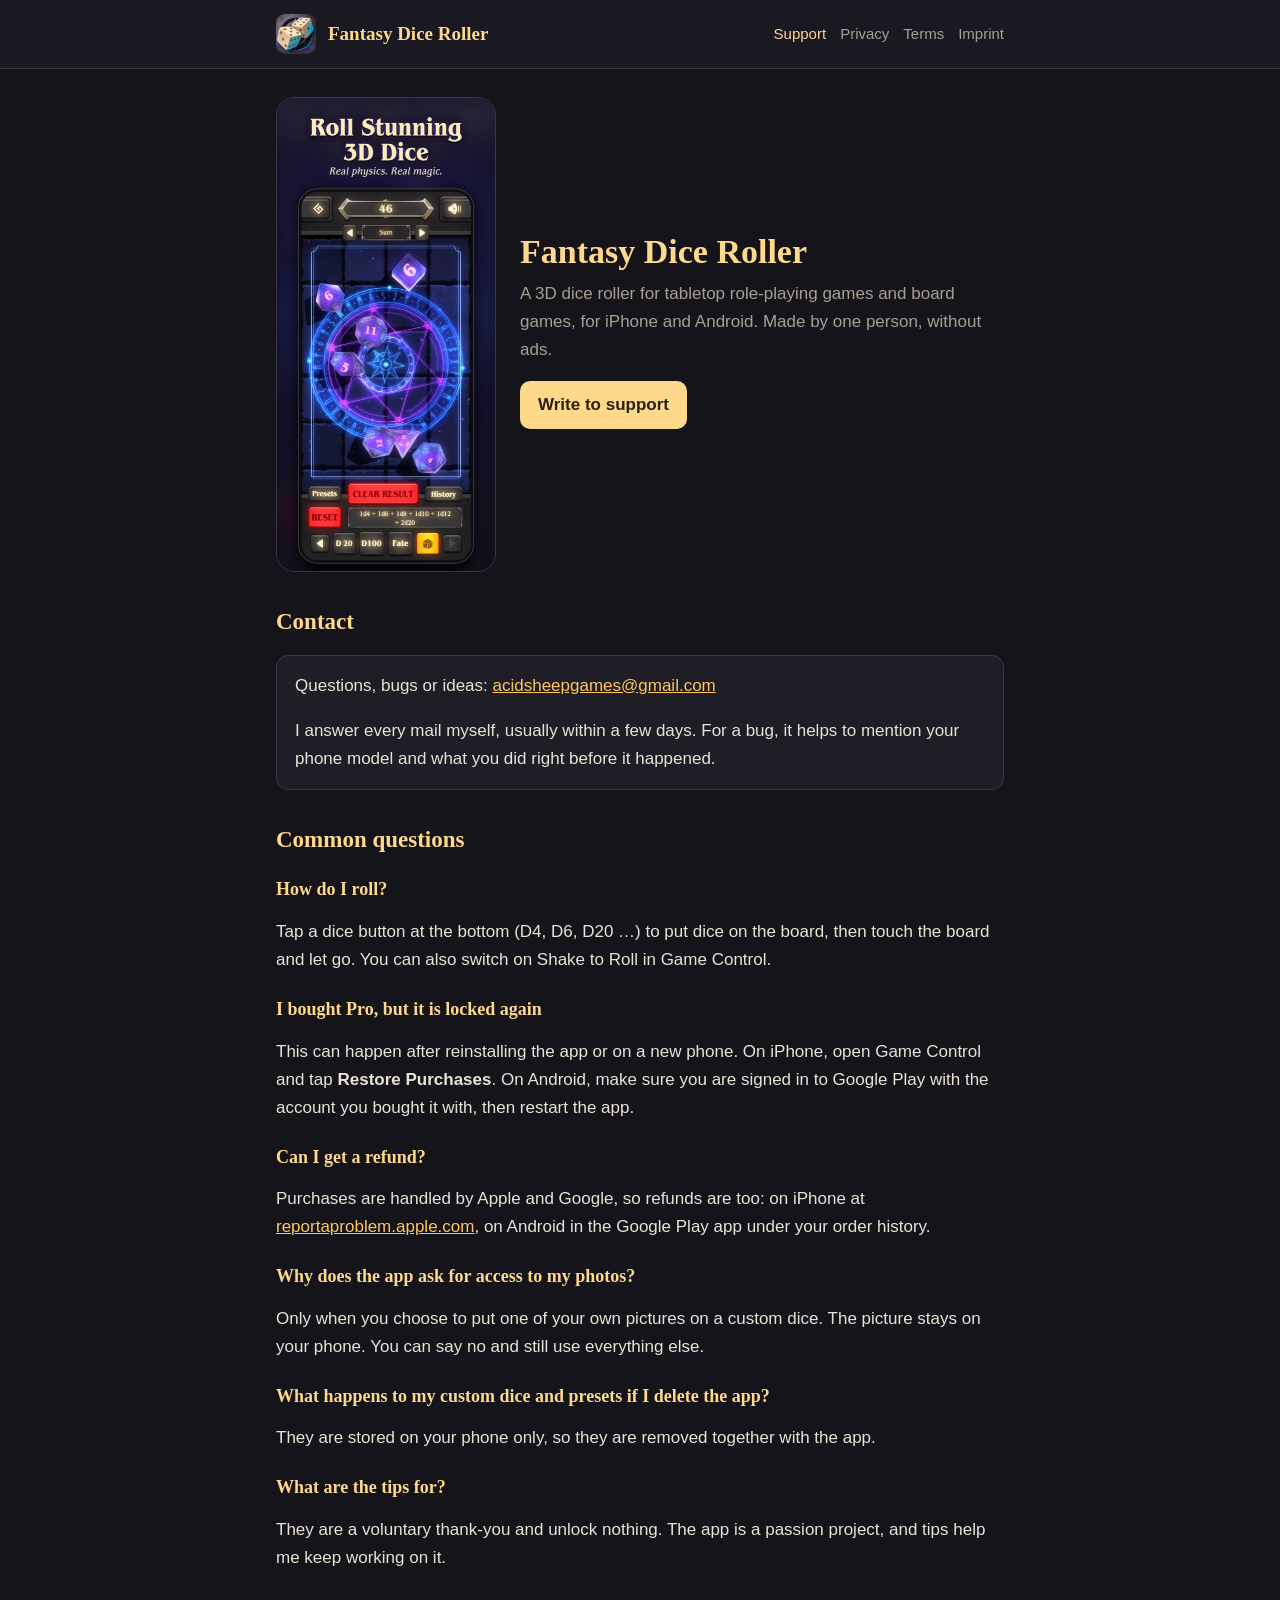
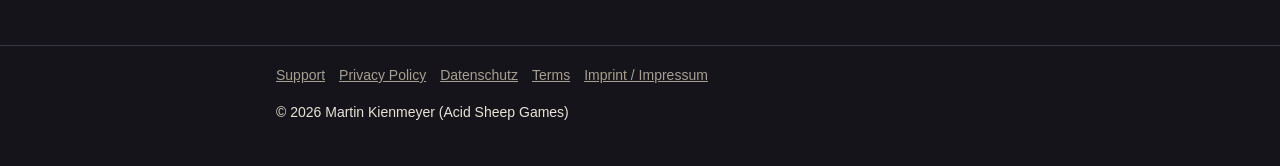
<file: index.html>
<!doctype html>
<html lang="en">
<head>
<meta charset="utf-8">
<meta name="viewport" content="width=device-width, initial-scale=1">
<title>Support – Fantasy Dice Roller</title>
<link rel="icon" href="icon.png">
<link rel="stylesheet" href="style.css">
</head>
<body>
<header class="site"><div class="bar">
<img src="icon.png" alt="">
<a class="name" href="index.html">Fantasy Dice Roller</a>
<nav><a href="index.html" class="here">Support</a><a href="privacy.html">Privacy</a><a href="terms.html">Terms</a><a href="imprint.html">Imprint</a></nav>
</div></header>
<main>
<div class="hero">
<img src="hero.jpg" alt="Fantasy Dice Roller on a phone: purple dice on a glowing arcane circle">
<div>
<h1>Fantasy Dice Roller</h1>
<p class="lead">A 3D dice roller for tabletop role-playing games and board games, for iPhone and Android. Made by one person, without ads.</p>
<p><a class="button" href="mailto:acidsheepgames&#64;gmail.com?subject=Fantasy%20Dice%20Roller">Write to support</a></p>
</div>
</div>

<h2>Contact</h2>
<div class="card">
<p>Questions, bugs or ideas: <a href="mailto:acidsheepgames&#64;gmail.com">acidsheepgames&#64;gmail.com</a></p>
<p>I answer every mail myself, usually within a few days. For a bug, it helps to mention your phone model and what you did right before it happened.</p>
</div>

<h2>Common questions</h2>

<h3>How do I roll?</h3>
<p>Tap a dice button at the bottom (D4, D6, D20 …) to put dice on the board, then touch the board and let go. You can also switch on Shake to Roll in Game Control.</p>

<h3>I bought Pro, but it is locked again</h3>
<p>This can happen after reinstalling the app or on a new phone. On iPhone, open Game Control and tap <b>Restore Purchases</b>. On Android, make sure you are signed in to Google Play with the account you bought it with, then restart the app.</p>

<h3>Can I get a refund?</h3>
<p>Purchases are handled by Apple and Google, so refunds are too: on iPhone at <a href="https://reportaproblem.apple.com">reportaproblem.apple.com</a>, on Android in the Google Play app under your order history.</p>

<h3>Why does the app ask for access to my photos?</h3>
<p>Only when you choose to put one of your own pictures on a custom dice. The picture stays on your phone. You can say no and still use everything else.</p>

<h3>What happens to my custom dice and presets if I delete the app?</h3>
<p>They are stored on your phone only, so they are removed together with the app.</p>

<h3>What are the tips for?</h3>
<p>They are a voluntary thank-you and unlock nothing. The app is a passion project, and tips help me keep working on it.</p>
</main>
<footer><div class="bar">
<a href="index.html">Support</a><a href="privacy.html">Privacy Policy</a><a href="datenschutz.html">Datenschutz</a><a href="terms.html">Terms</a><a href="imprint.html">Imprint / Impressum</a>
<p>© 2026 Martin Kienmeyer (Acid Sheep Games)</p>
</div></footer>
</body>
</html>
</file>
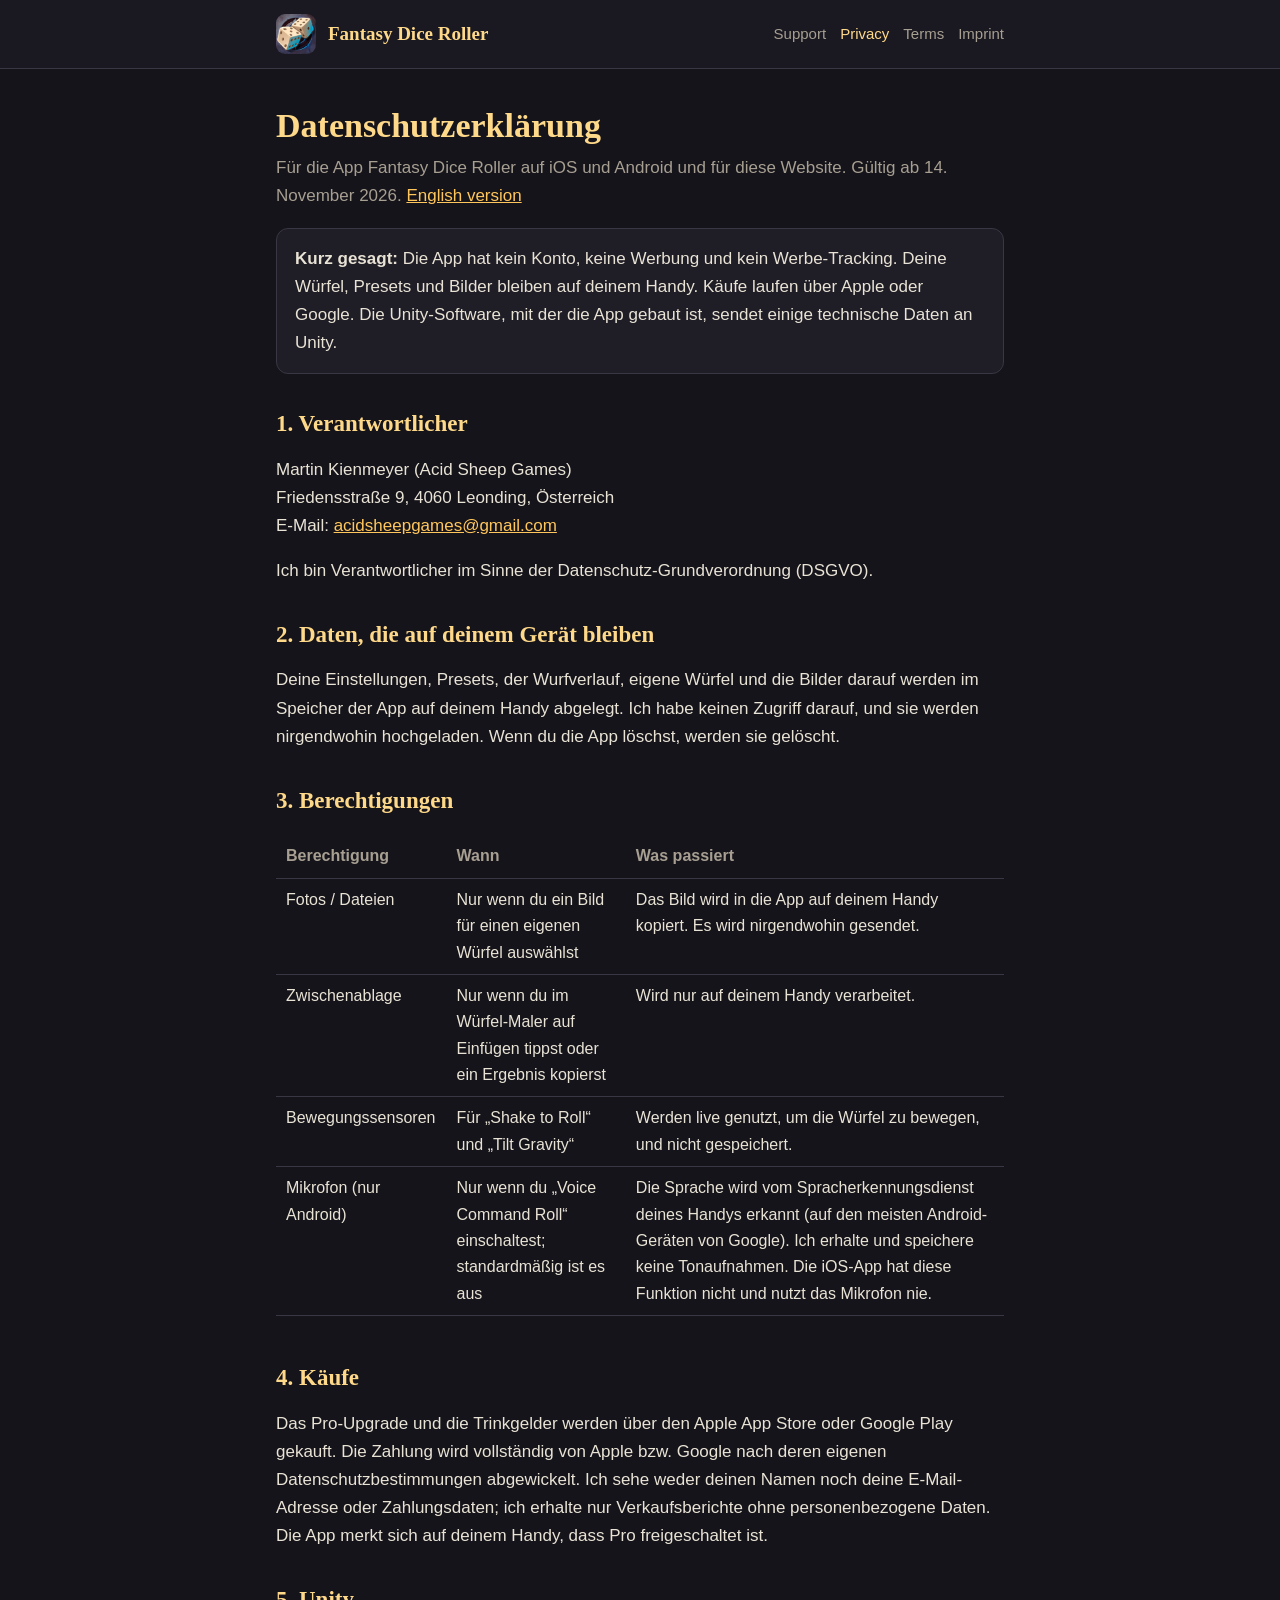
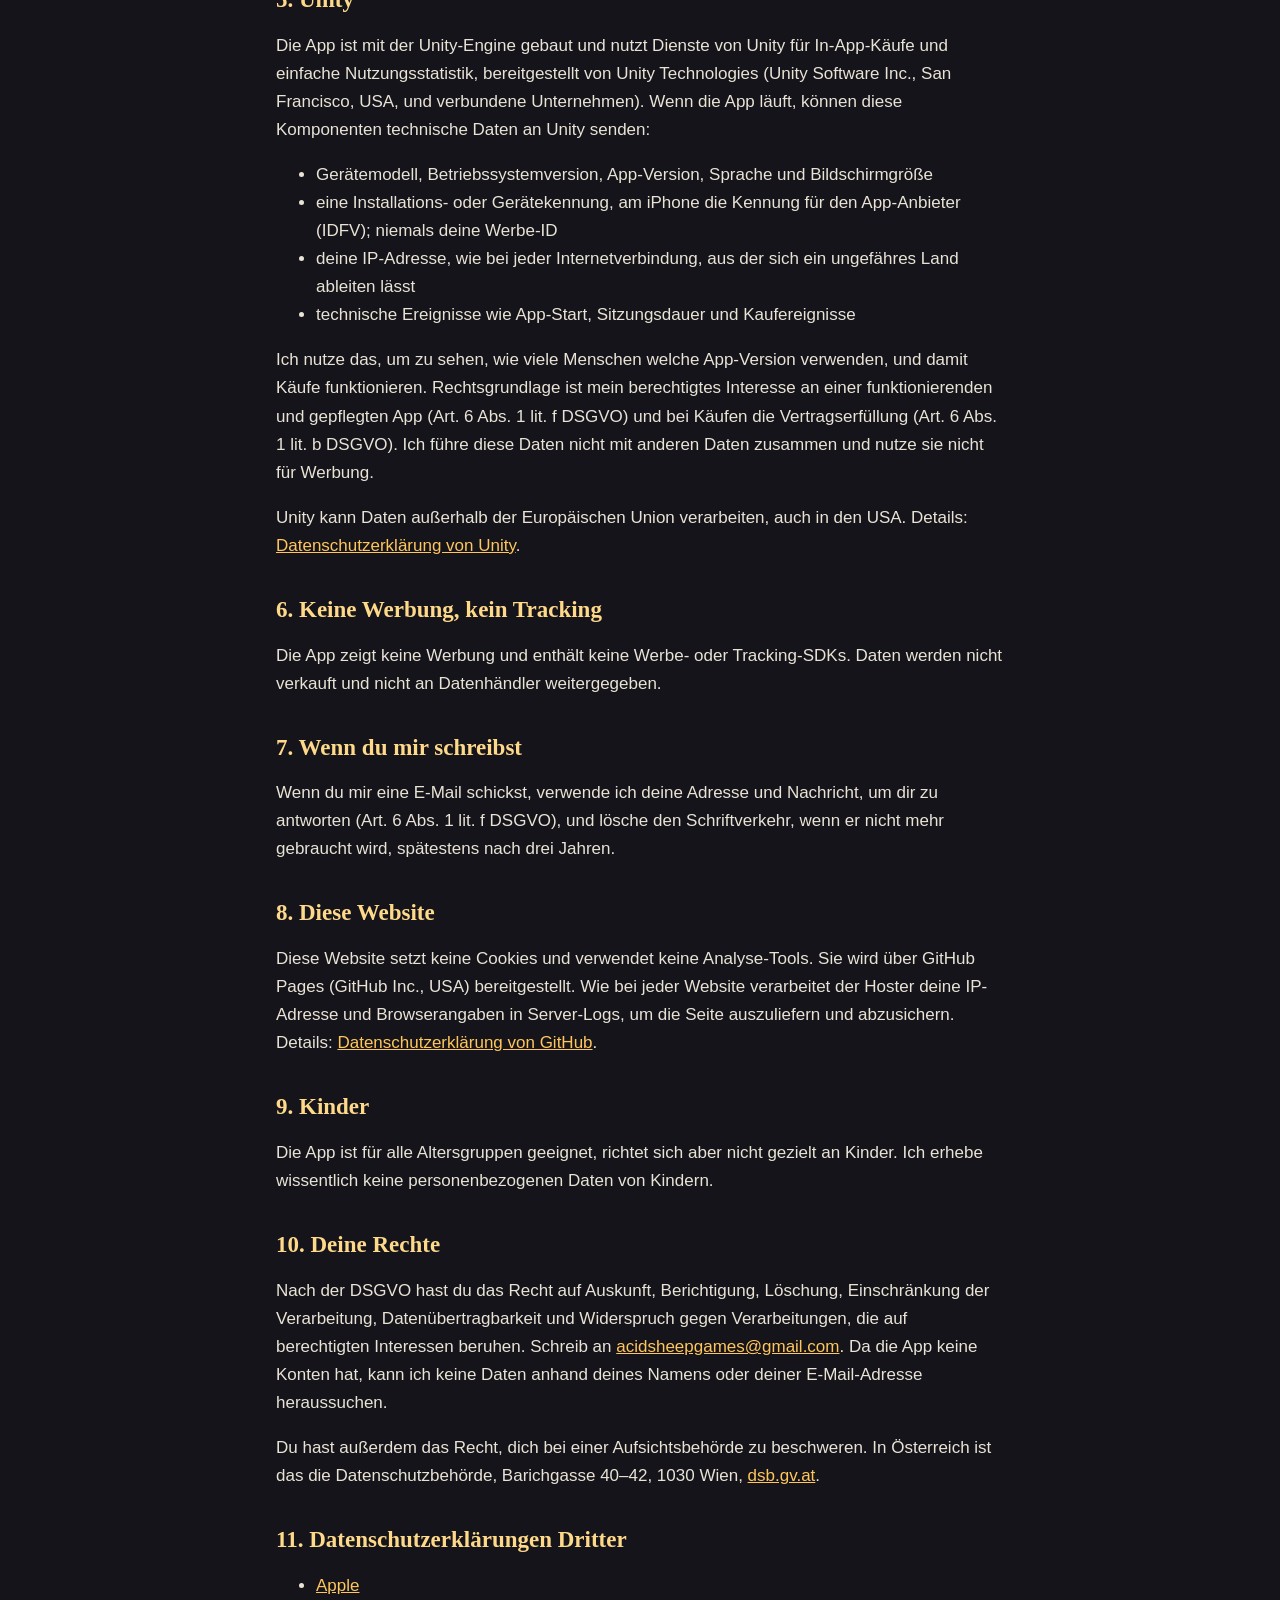
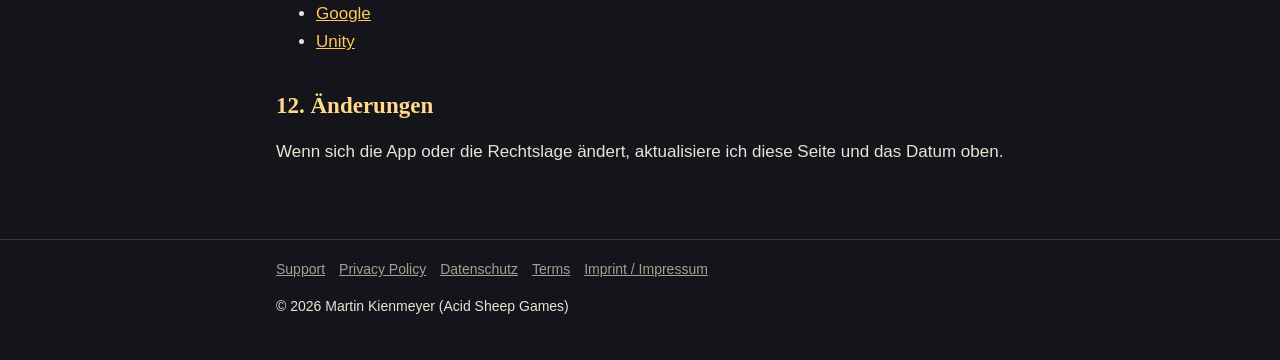
<file: datenschutz.html>
<!doctype html>
<html lang="de">
<head>
<meta charset="utf-8">
<meta name="viewport" content="width=device-width, initial-scale=1">
<title>Datenschutzerklärung – Fantasy Dice Roller</title>
<link rel="icon" href="icon.png">
<link rel="stylesheet" href="style.css">
</head>
<body>
<header class="site"><div class="bar">
<img src="icon.png" alt="">
<a class="name" href="index.html">Fantasy Dice Roller</a>
<nav><a href="index.html">Support</a><a href="privacy.html" class="here">Privacy</a><a href="terms.html">Terms</a><a href="imprint.html">Imprint</a></nav>
</div></header>
<main>
<h1>Datenschutzerklärung</h1>
<p class="lead">Für die App Fantasy Dice Roller auf iOS und Android und für diese Website. Gültig ab 14. November 2026. <a href="privacy.html">English version</a></p>

<div class="card">
<p><b>Kurz gesagt:</b> Die App hat kein Konto, keine Werbung und kein Werbe-Tracking. Deine Würfel, Presets und Bilder bleiben auf deinem Handy. Käufe laufen über Apple oder Google. Die Unity-Software, mit der die App gebaut ist, sendet einige technische Daten an Unity.</p>
</div>

<h2>1. Verantwortlicher</h2>
<p>Martin Kienmeyer (Acid Sheep Games)<br>Friedensstraße 9, 4060 Leonding, Österreich<br>E-Mail: <a href="mailto:acidsheepgames&#64;gmail.com">acidsheepgames&#64;gmail.com</a></p>
<p>Ich bin Verantwortlicher im Sinne der Datenschutz-Grundverordnung (DSGVO).</p>

<h2>2. Daten, die auf deinem Gerät bleiben</h2>
<p>Deine Einstellungen, Presets, der Wurfverlauf, eigene Würfel und die Bilder darauf werden im Speicher der App auf deinem Handy abgelegt. Ich habe keinen Zugriff darauf, und sie werden nirgendwohin hochgeladen. Wenn du die App löschst, werden sie gelöscht.</p>

<h2>3. Berechtigungen</h2>
<div class="scroll"><table>
<tr><th>Berechtigung</th><th>Wann</th><th>Was passiert</th></tr>
<tr><td>Fotos / Dateien</td><td>Nur wenn du ein Bild für einen eigenen Würfel auswählst</td><td>Das Bild wird in die App auf deinem Handy kopiert. Es wird nirgendwohin gesendet.</td></tr>
<tr><td>Zwischenablage</td><td>Nur wenn du im Würfel-Maler auf Einfügen tippst oder ein Ergebnis kopierst</td><td>Wird nur auf deinem Handy verarbeitet.</td></tr>
<tr><td>Bewegungssensoren</td><td>Für „Shake to Roll“ und „Tilt Gravity“</td><td>Werden live genutzt, um die Würfel zu bewegen, und nicht gespeichert.</td></tr>
<tr><td>Mikrofon (nur Android)</td><td>Nur wenn du „Voice Command Roll“ einschaltest; standardmäßig ist es aus</td><td>Die Sprache wird vom Spracherkennungsdienst deines Handys erkannt (auf den meisten Android-Geräten von Google). Ich erhalte und speichere keine Tonaufnahmen. Die iOS-App hat diese Funktion nicht und nutzt das Mikrofon nie.</td></tr>
</table></div>

<h2>4. Käufe</h2>
<p>Das Pro-Upgrade und die Trinkgelder werden über den Apple App Store oder Google Play gekauft. Die Zahlung wird vollständig von Apple bzw. Google nach deren eigenen Datenschutzbestimmungen abgewickelt. Ich sehe weder deinen Namen noch deine E-Mail-Adresse oder Zahlungsdaten; ich erhalte nur Verkaufsberichte ohne personenbezogene Daten. Die App merkt sich auf deinem Handy, dass Pro freigeschaltet ist.</p>

<h2>5. Unity</h2>
<p>Die App ist mit der Unity-Engine gebaut und nutzt Dienste von Unity für In-App-Käufe und einfache Nutzungsstatistik, bereitgestellt von Unity Technologies (Unity Software Inc., San Francisco, USA, und verbundene Unternehmen). Wenn die App läuft, können diese Komponenten technische Daten an Unity senden:</p>
<ul>
<li>Gerätemodell, Betriebssystemversion, App-Version, Sprache und Bildschirmgröße</li>
<li>eine Installations- oder Gerätekennung, am iPhone die Kennung für den App-Anbieter (IDFV); niemals deine Werbe-ID</li>
<li>deine IP-Adresse, wie bei jeder Internetverbindung, aus der sich ein ungefähres Land ableiten lässt</li>
<li>technische Ereignisse wie App-Start, Sitzungsdauer und Kaufereignisse</li>
</ul>
<p>Ich nutze das, um zu sehen, wie viele Menschen welche App-Version verwenden, und damit Käufe funktionieren. Rechtsgrundlage ist mein berechtigtes Interesse an einer funktionierenden und gepflegten App (Art. 6 Abs. 1 lit. f DSGVO) und bei Käufen die Vertragserfüllung (Art. 6 Abs. 1 lit. b DSGVO). Ich führe diese Daten nicht mit anderen Daten zusammen und nutze sie nicht für Werbung.</p>
<p>Unity kann Daten außerhalb der Europäischen Union verarbeiten, auch in den USA. Details: <a href="https://unity.com/legal/privacy-policy">Datenschutzerklärung von Unity</a>.</p>

<h2>6. Keine Werbung, kein Tracking</h2>
<p>Die App zeigt keine Werbung und enthält keine Werbe- oder Tracking-SDKs. Daten werden nicht verkauft und nicht an Datenhändler weitergegeben.</p>

<h2>7. Wenn du mir schreibst</h2>
<p>Wenn du mir eine E-Mail schickst, verwende ich deine Adresse und Nachricht, um dir zu antworten (Art. 6 Abs. 1 lit. f DSGVO), und lösche den Schriftverkehr, wenn er nicht mehr gebraucht wird, spätestens nach drei Jahren.</p>

<h2>8. Diese Website</h2>
<p>Diese Website setzt keine Cookies und verwendet keine Analyse-Tools. Sie wird über GitHub Pages (GitHub Inc., USA) bereitgestellt. Wie bei jeder Website verarbeitet der Hoster deine IP-Adresse und Browserangaben in Server-Logs, um die Seite auszuliefern und abzusichern. Details: <a href="https://docs.github.com/en/site-policy/privacy-policies/github-general-privacy-statement">Datenschutzerklärung von GitHub</a>.</p>

<h2>9. Kinder</h2>
<p>Die App ist für alle Altersgruppen geeignet, richtet sich aber nicht gezielt an Kinder. Ich erhebe wissentlich keine personenbezogenen Daten von Kindern.</p>

<h2>10. Deine Rechte</h2>
<p>Nach der DSGVO hast du das Recht auf Auskunft, Berichtigung, Löschung, Einschränkung der Verarbeitung, Datenübertragbarkeit und Widerspruch gegen Verarbeitungen, die auf berechtigten Interessen beruhen. Schreib an <a href="mailto:acidsheepgames&#64;gmail.com">acidsheepgames&#64;gmail.com</a>. Da die App keine Konten hat, kann ich keine Daten anhand deines Namens oder deiner E-Mail-Adresse heraussuchen.</p>
<p>Du hast außerdem das Recht, dich bei einer Aufsichtsbehörde zu beschweren. In Österreich ist das die Datenschutzbehörde, Barichgasse 40–42, 1030 Wien, <a href="https://www.dsb.gv.at">dsb.gv.at</a>.</p>

<h2>11. Datenschutzerklärungen Dritter</h2>
<ul>
<li><a href="https://www.apple.com/legal/privacy/">Apple</a></li>
<li><a href="https://policies.google.com/privacy">Google</a></li>
<li><a href="https://unity.com/legal/privacy-policy">Unity</a></li>
</ul>

<h2>12. Änderungen</h2>
<p>Wenn sich die App oder die Rechtslage ändert, aktualisiere ich diese Seite und das Datum oben.</p>
</main>
<footer><div class="bar">
<a href="index.html">Support</a><a href="privacy.html">Privacy Policy</a><a href="datenschutz.html">Datenschutz</a><a href="terms.html">Terms</a><a href="imprint.html">Imprint / Impressum</a>
<p>© 2026 Martin Kienmeyer (Acid Sheep Games)</p>
</div></footer>
</body>
</html>
</file>
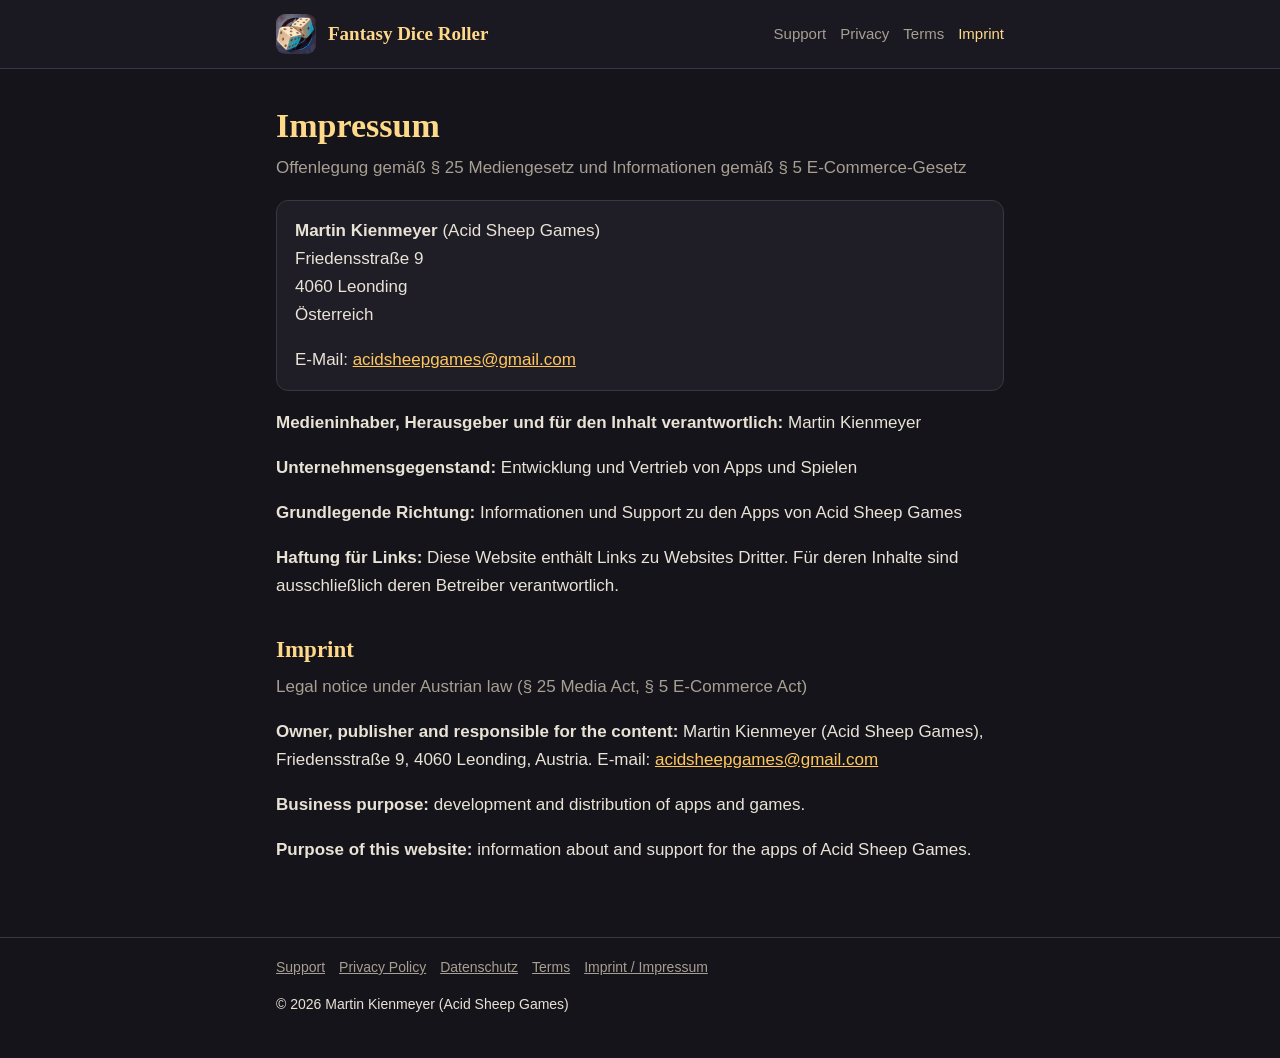
<file: imprint.html>
<!doctype html>
<html lang="de">
<head>
<meta charset="utf-8">
<meta name="viewport" content="width=device-width, initial-scale=1">
<title>Imprint / Impressum – Fantasy Dice Roller</title>
<link rel="icon" href="icon.png">
<link rel="stylesheet" href="style.css">
</head>
<body>
<header class="site"><div class="bar">
<img src="icon.png" alt="">
<a class="name" href="index.html">Fantasy Dice Roller</a>
<nav><a href="index.html">Support</a><a href="privacy.html">Privacy</a><a href="terms.html">Terms</a><a href="imprint.html" class="here">Imprint</a></nav>
</div></header>
<main>
<h1>Impressum</h1>
<p class="lead">Offenlegung gemäß § 25 Mediengesetz und Informationen gemäß § 5 E-Commerce-Gesetz</p>
<div class="card">
<p><b>Martin Kienmeyer</b> (Acid Sheep Games)<br>Friedensstraße 9<br>4060 Leonding<br>Österreich</p>
<p>E-Mail: <a href="mailto:acidsheepgames&#64;gmail.com">acidsheepgames&#64;gmail.com</a></p>
</div>
<p><b>Medieninhaber, Herausgeber und für den Inhalt verantwortlich:</b> Martin Kienmeyer</p>
<p><b>Unternehmensgegenstand:</b> Entwicklung und Vertrieb von Apps und Spielen</p>
<p><b>Grundlegende Richtung:</b> Informationen und Support zu den Apps von Acid Sheep Games</p>
<p><b>Haftung für Links:</b> Diese Website enthält Links zu Websites Dritter. Für deren Inhalte sind ausschließlich deren Betreiber verantwortlich.</p>

<h2>Imprint</h2>
<p class="lead">Legal notice under Austrian law (§ 25 Media Act, § 5 E-Commerce Act)</p>
<p><b>Owner, publisher and responsible for the content:</b> Martin Kienmeyer (Acid Sheep Games), Friedensstraße 9, 4060 Leonding, Austria. E-mail: <a href="mailto:acidsheepgames&#64;gmail.com">acidsheepgames&#64;gmail.com</a></p>
<p><b>Business purpose:</b> development and distribution of apps and games.</p>
<p><b>Purpose of this website:</b> information about and support for the apps of Acid Sheep Games.</p>
</main>
<footer><div class="bar">
<a href="index.html">Support</a><a href="privacy.html">Privacy Policy</a><a href="datenschutz.html">Datenschutz</a><a href="terms.html">Terms</a><a href="imprint.html">Imprint / Impressum</a>
<p>© 2026 Martin Kienmeyer (Acid Sheep Games)</p>
</div></footer>
</body>
</html>
</file>
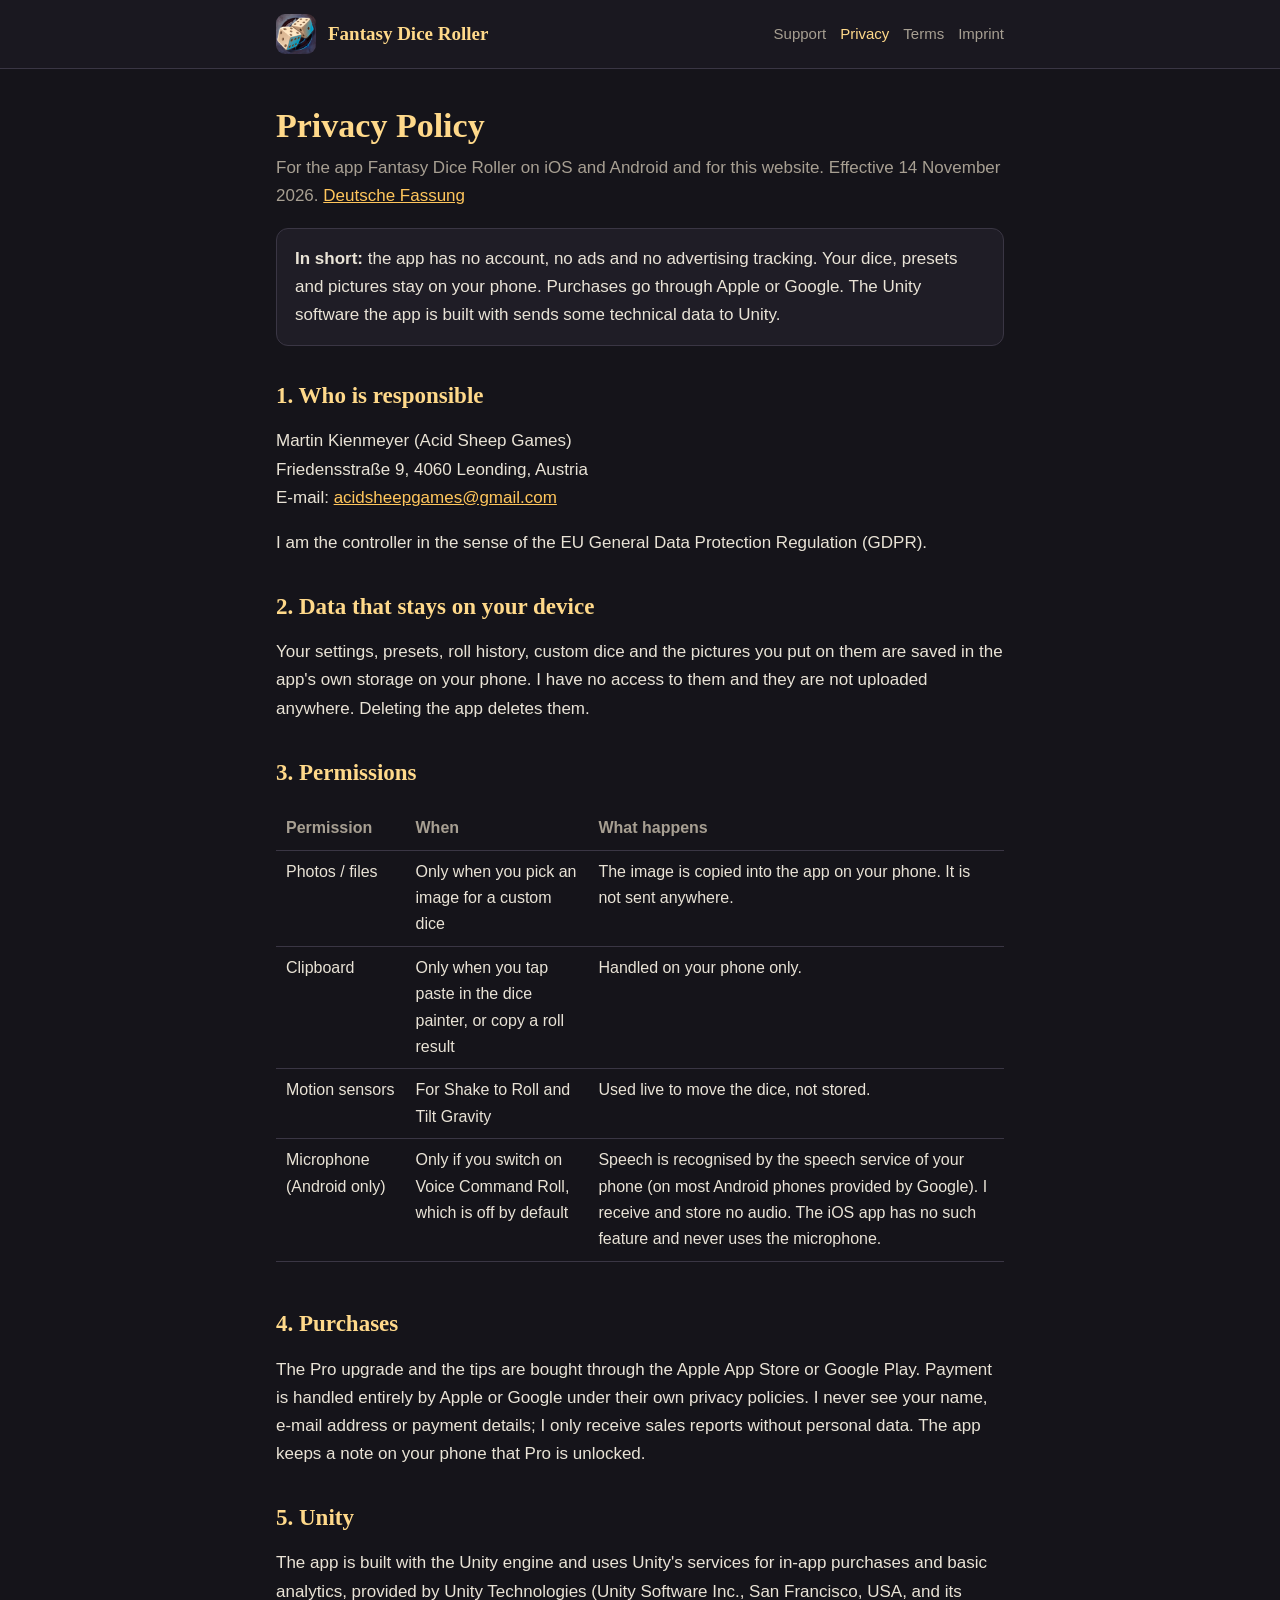
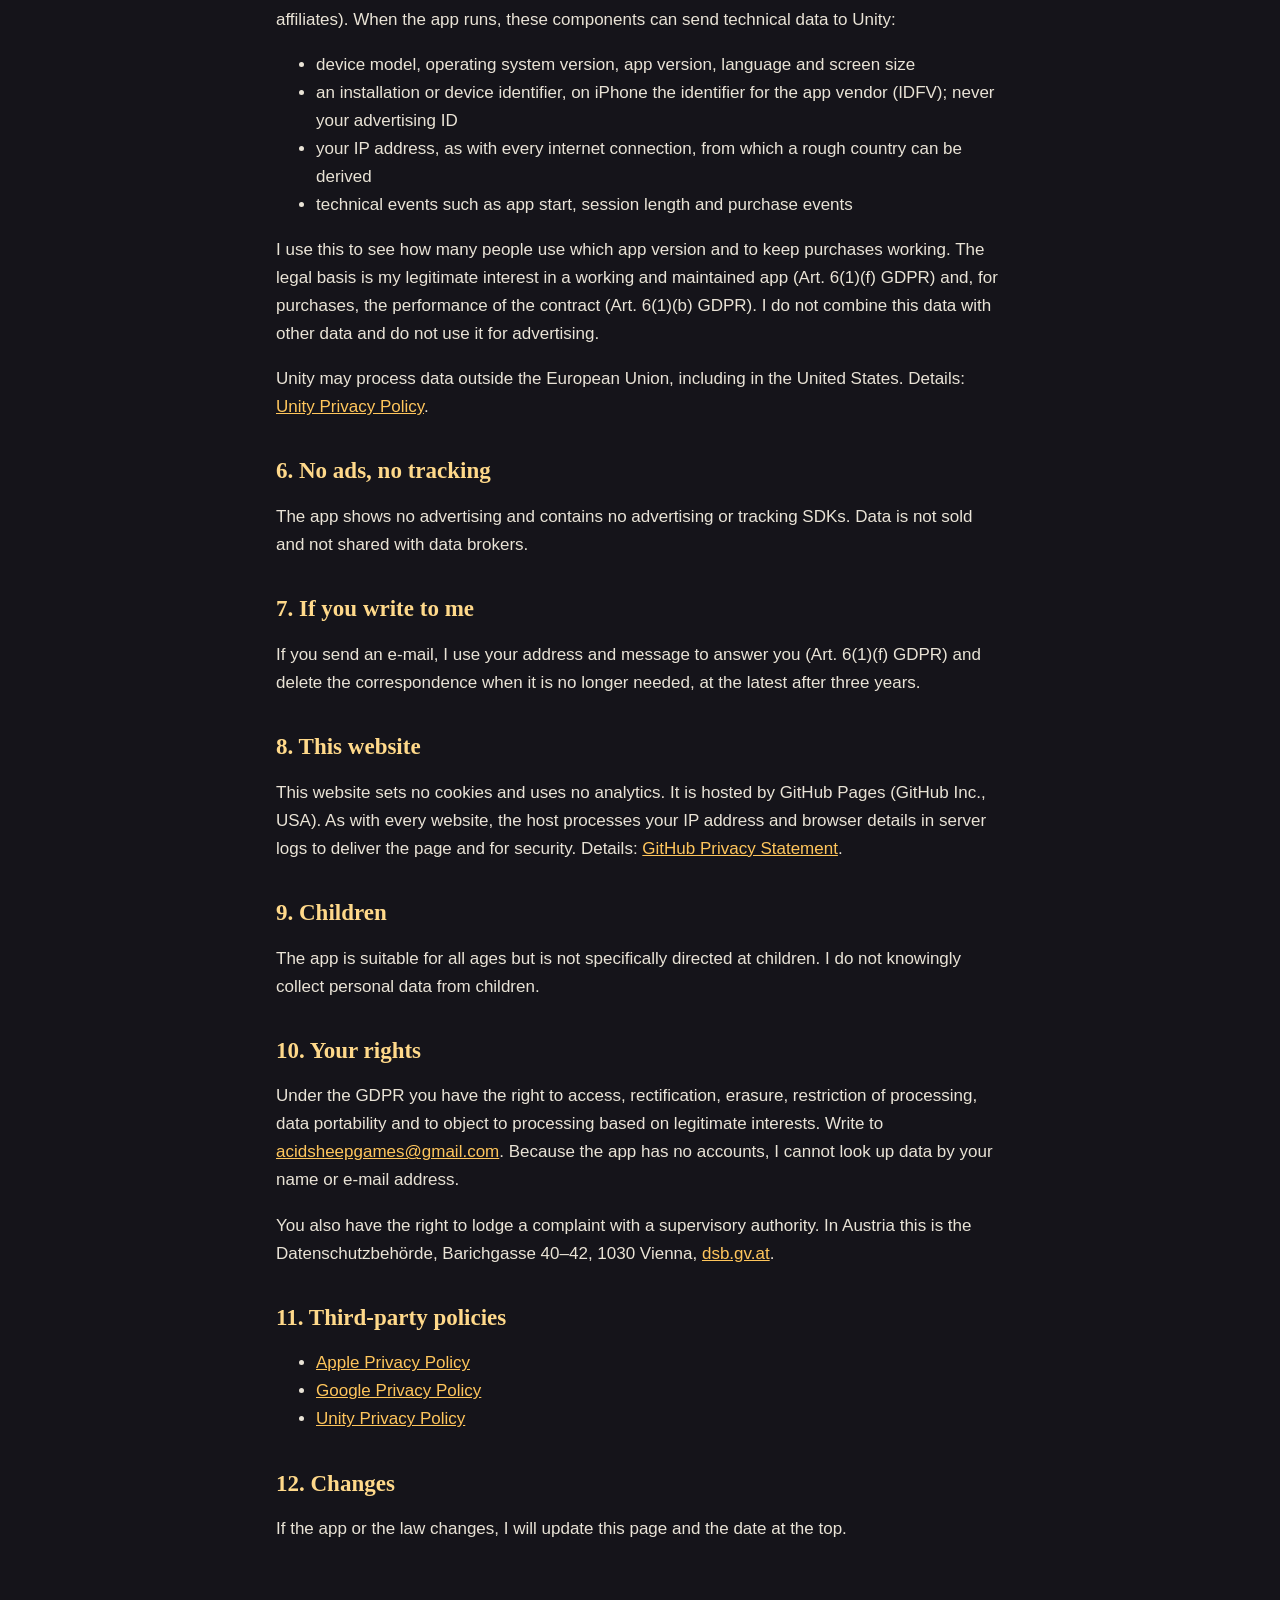
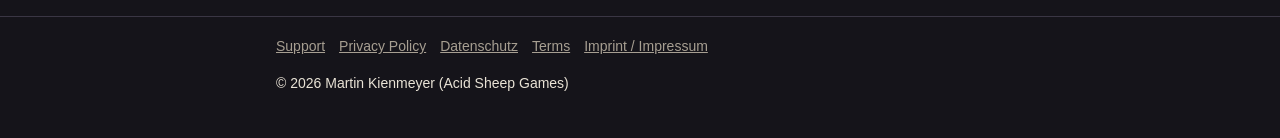
<file: privacy.html>
<!doctype html>
<html lang="en">
<head>
<meta charset="utf-8">
<meta name="viewport" content="width=device-width, initial-scale=1">
<title>Privacy Policy – Fantasy Dice Roller</title>
<link rel="icon" href="icon.png">
<link rel="stylesheet" href="style.css">
</head>
<body>
<header class="site"><div class="bar">
<img src="icon.png" alt="">
<a class="name" href="index.html">Fantasy Dice Roller</a>
<nav><a href="index.html">Support</a><a href="privacy.html" class="here">Privacy</a><a href="terms.html">Terms</a><a href="imprint.html">Imprint</a></nav>
</div></header>
<main>
<h1>Privacy Policy</h1>
<p class="lead">For the app Fantasy Dice Roller on iOS and Android and for this website. Effective 14 November 2026. <a href="datenschutz.html">Deutsche Fassung</a></p>

<div class="card">
<p><b>In short:</b> the app has no account, no ads and no advertising tracking. Your dice, presets and pictures stay on your phone. Purchases go through Apple or Google. The Unity software the app is built with sends some technical data to Unity.</p>
</div>

<h2>1. Who is responsible</h2>
<p>Martin Kienmeyer (Acid Sheep Games)<br>Friedensstraße 9, 4060 Leonding, Austria<br>E-mail: <a href="mailto:acidsheepgames&#64;gmail.com">acidsheepgames&#64;gmail.com</a></p>
<p>I am the controller in the sense of the EU General Data Protection Regulation (GDPR).</p>

<h2>2. Data that stays on your device</h2>
<p>Your settings, presets, roll history, custom dice and the pictures you put on them are saved in the app's own storage on your phone. I have no access to them and they are not uploaded anywhere. Deleting the app deletes them.</p>

<h2>3. Permissions</h2>
<div class="scroll"><table>
<tr><th>Permission</th><th>When</th><th>What happens</th></tr>
<tr><td>Photos / files</td><td>Only when you pick an image for a custom dice</td><td>The image is copied into the app on your phone. It is not sent anywhere.</td></tr>
<tr><td>Clipboard</td><td>Only when you tap paste in the dice painter, or copy a roll result</td><td>Handled on your phone only.</td></tr>
<tr><td>Motion sensors</td><td>For Shake to Roll and Tilt Gravity</td><td>Used live to move the dice, not stored.</td></tr>
<tr><td>Microphone (Android only)</td><td>Only if you switch on Voice Command Roll, which is off by default</td><td>Speech is recognised by the speech service of your phone (on most Android phones provided by Google). I receive and store no audio. The iOS app has no such feature and never uses the microphone.</td></tr>
</table></div>

<h2>4. Purchases</h2>
<p>The Pro upgrade and the tips are bought through the Apple App Store or Google Play. Payment is handled entirely by Apple or Google under their own privacy policies. I never see your name, e-mail address or payment details; I only receive sales reports without personal data. The app keeps a note on your phone that Pro is unlocked.</p>

<h2>5. Unity</h2>
<p>The app is built with the Unity engine and uses Unity's services for in-app purchases and basic analytics, provided by Unity Technologies (Unity Software Inc., San Francisco, USA, and its affiliates). When the app runs, these components can send technical data to Unity:</p>
<ul>
<li>device model, operating system version, app version, language and screen size</li>
<li>an installation or device identifier, on iPhone the identifier for the app vendor (IDFV); never your advertising ID</li>
<li>your IP address, as with every internet connection, from which a rough country can be derived</li>
<li>technical events such as app start, session length and purchase events</li>
</ul>
<p>I use this to see how many people use which app version and to keep purchases working. The legal basis is my legitimate interest in a working and maintained app (Art. 6(1)(f) GDPR) and, for purchases, the performance of the contract (Art. 6(1)(b) GDPR). I do not combine this data with other data and do not use it for advertising.</p>
<p>Unity may process data outside the European Union, including in the United States. Details: <a href="https://unity.com/legal/privacy-policy">Unity Privacy Policy</a>.</p>

<h2>6. No ads, no tracking</h2>
<p>The app shows no advertising and contains no advertising or tracking SDKs. Data is not sold and not shared with data brokers.</p>

<h2>7. If you write to me</h2>
<p>If you send an e-mail, I use your address and message to answer you (Art. 6(1)(f) GDPR) and delete the correspondence when it is no longer needed, at the latest after three years.</p>

<h2>8. This website</h2>
<p>This website sets no cookies and uses no analytics. It is hosted by GitHub Pages (GitHub Inc., USA). As with every website, the host processes your IP address and browser details in server logs to deliver the page and for security. Details: <a href="https://docs.github.com/en/site-policy/privacy-policies/github-general-privacy-statement">GitHub Privacy Statement</a>.</p>

<h2>9. Children</h2>
<p>The app is suitable for all ages but is not specifically directed at children. I do not knowingly collect personal data from children.</p>

<h2>10. Your rights</h2>
<p>Under the GDPR you have the right to access, rectification, erasure, restriction of processing, data portability and to object to processing based on legitimate interests. Write to <a href="mailto:acidsheepgames&#64;gmail.com">acidsheepgames&#64;gmail.com</a>. Because the app has no accounts, I cannot look up data by your name or e-mail address.</p>
<p>You also have the right to lodge a complaint with a supervisory authority. In Austria this is the Datenschutzbehörde, Barichgasse 40–42, 1030 Vienna, <a href="https://www.dsb.gv.at">dsb.gv.at</a>.</p>

<h2>11. Third-party policies</h2>
<ul>
<li><a href="https://www.apple.com/legal/privacy/">Apple Privacy Policy</a></li>
<li><a href="https://policies.google.com/privacy">Google Privacy Policy</a></li>
<li><a href="https://unity.com/legal/privacy-policy">Unity Privacy Policy</a></li>
</ul>

<h2>12. Changes</h2>
<p>If the app or the law changes, I will update this page and the date at the top.</p>
</main>
<footer><div class="bar">
<a href="index.html">Support</a><a href="privacy.html">Privacy Policy</a><a href="datenschutz.html">Datenschutz</a><a href="terms.html">Terms</a><a href="imprint.html">Imprint / Impressum</a>
<p>© 2026 Martin Kienmeyer (Acid Sheep Games)</p>
</div></footer>
</body>
</html>
</file>
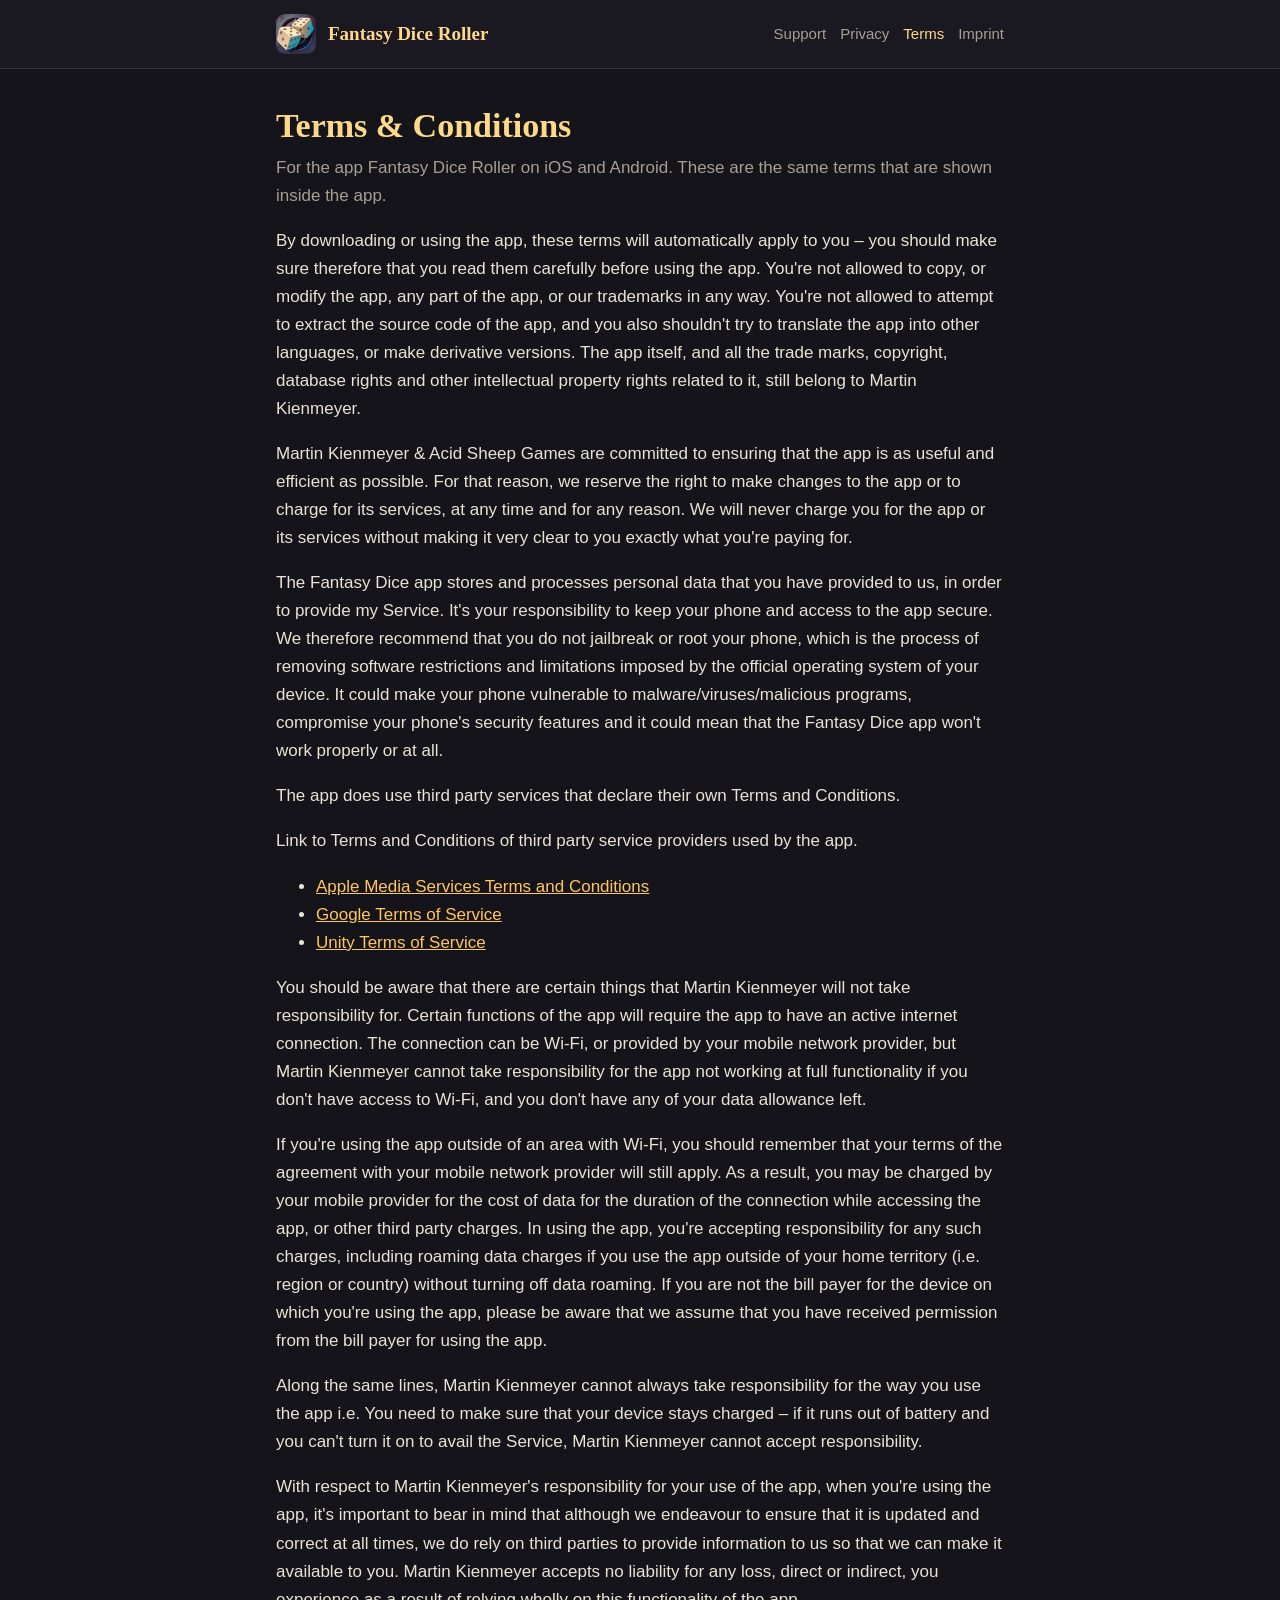
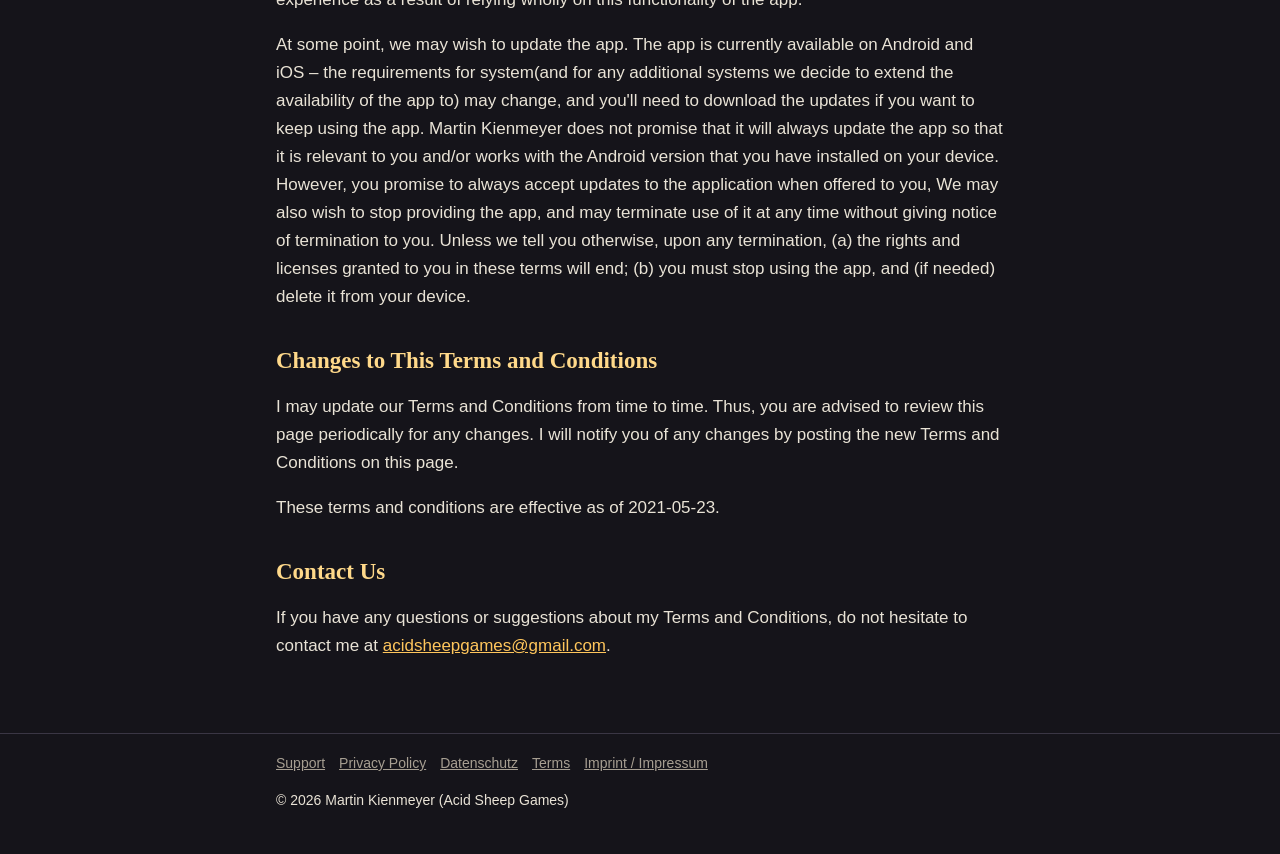
<file: terms.html>
<!doctype html>
<html lang="en">
<head>
<meta charset="utf-8">
<meta name="viewport" content="width=device-width, initial-scale=1">
<title>Terms & Conditions – Fantasy Dice Roller</title>
<link rel="icon" href="icon.png">
<link rel="stylesheet" href="style.css">
</head>
<body>
<header class="site"><div class="bar">
<img src="icon.png" alt="">
<a class="name" href="index.html">Fantasy Dice Roller</a>
<nav><a href="index.html">Support</a><a href="privacy.html">Privacy</a><a href="terms.html" class="here">Terms</a><a href="imprint.html">Imprint</a></nav>
</div></header>
<main>
<h1>Terms &amp; Conditions</h1>
<p class="lead">For the app Fantasy Dice Roller on iOS and Android. These are the same terms that are shown inside the app.</p>
<p>By downloading or using the app, these terms will automatically apply to you – you should make sure therefore that you read them carefully before using the app. You&#x27;re not allowed to copy, or modify the app, any part of the app, or our trademarks in any way. You&#x27;re not allowed to attempt to extract the source code of the app, and you also shouldn&#x27;t try to translate the app into other languages, or make derivative versions. The app itself, and all the trade marks, copyright, database rights and other intellectual property rights related to it, still belong to Martin Kienmeyer.</p>
<p>Martin Kienmeyer &amp; Acid Sheep Games are committed to ensuring that the app is as useful and efficient as possible. For that reason, we reserve the right to make changes to the app or to charge for its services, at any time and for any reason. We will never charge you for the app or its services without making it very clear to you exactly what you&#x27;re paying for.</p>
<p>The Fantasy Dice app stores and processes personal data that you have provided to us, in order to provide my Service. It&#x27;s your responsibility to keep your phone and access to the app secure. We therefore recommend that you do not jailbreak or root your phone, which is the process of removing software restrictions and limitations imposed by the official operating system of your device. It could make your phone vulnerable to malware/viruses/malicious programs, compromise your phone&#x27;s security features and it could mean that the Fantasy Dice app won&#x27;t work properly or at all.</p>
<p>The app does use third party services that declare their own Terms and Conditions.</p>
<p>Link to Terms and Conditions of third party service providers used by the app.</p>
<ul><li><a href="https://www.apple.com/legal/internet-services/itunes/ww/">Apple Media Services Terms and Conditions</a></li><li><a href="https://policies.google.com/terms">Google Terms of Service</a></li><li><a href="https://unity.com/legal/terms-of-service">Unity Terms of Service</a></li></ul>
<p>You should be aware that there are certain things that Martin Kienmeyer will not take responsibility for. Certain functions of the app will require the app to have an active internet connection. The connection can be Wi-Fi, or provided by your mobile network provider, but Martin Kienmeyer cannot take responsibility for the app not working at full functionality if you don&#x27;t have access to Wi-Fi, and you don&#x27;t have any of your data allowance left.</p>
<p>If you&#x27;re using the app outside of an area with Wi-Fi, you should remember that your terms of the agreement with your mobile network provider will still apply. As a result, you may be charged by your mobile provider for the cost of data for the duration of the connection while accessing the app, or other third party charges. In using the app, you&#x27;re accepting responsibility for any such charges, including roaming data charges if you use the app outside of your home territory (i.e. region or country) without turning off data roaming. If you are not the bill payer for the device on which you&#x27;re using the app, please be aware that we assume that you have received permission from the bill payer for using the app.</p>
<p>Along the same lines, Martin Kienmeyer cannot always take responsibility for the way you use the app i.e. You need to make sure that your device stays charged – if it runs out of battery and you can&#x27;t turn it on to avail the Service, Martin Kienmeyer cannot accept responsibility.</p>
<p>With respect to Martin Kienmeyer&#x27;s responsibility for your use of the app, when you&#x27;re using the app, it&#x27;s important to bear in mind that although we endeavour to ensure that it is updated and correct at all times, we do rely on third parties to provide information to us so that we can make it available to you. Martin Kienmeyer accepts no liability for any loss, direct or indirect, you experience as a result of relying wholly on this functionality of the app.</p>
<p>At some point, we may wish to update the app. The app is currently available on Android and iOS – the requirements for system(and for any additional systems we decide to extend the availability of the app to) may change, and you&#x27;ll need to download the updates if you want to keep using the app. Martin Kienmeyer does not promise that it will always update the app so that it is relevant to you and/or works with the Android version that you have installed on your device. However, you promise to always accept updates to the application when offered to you, We may also wish to stop providing the app, and may terminate use of it at any time without giving notice of termination to you. Unless we tell you otherwise, upon any termination, (a) the rights and licenses granted to you in these terms will end; (b) you must stop using the app, and (if needed) delete it from your device.</p>
<h2>Changes to This Terms and Conditions</h2>
<p>I may update our Terms and Conditions from time to time. Thus, you are advised to review this page periodically for any changes. I will notify you of any changes by posting the new Terms and Conditions on this page.</p>
<p>These terms and conditions are effective as of 2021-05-23.</p>
<h2>Contact Us</h2>
<p>If you have any questions or suggestions about my Terms and Conditions, do not hesitate to contact me at <a href="mailto:acidsheepgames&#64;gmail.com">acidsheepgames&#64;gmail.com</a>.</p>
</main>
<footer><div class="bar">
<a href="index.html">Support</a><a href="privacy.html">Privacy Policy</a><a href="datenschutz.html">Datenschutz</a><a href="terms.html">Terms</a><a href="imprint.html">Imprint / Impressum</a>
<p>© 2026 Martin Kienmeyer (Acid Sheep Games)</p>
</div></footer>
</body>
</html>
</file>
<file: style.css>
:root {
  --bg: #15141a;
  --panel: #1f1d26;
  --line: #3a3644;
  --text: #e9e3d6;
  --muted: #a79f92;
  --accent: #ffd98a;
  --link: #ffc65c;
}
* { box-sizing: border-box; }
html { -webkit-text-size-adjust: 100%; }
body {
  margin: 0;
  background: var(--bg);
  color: var(--text);
  font: 17px/1.65 -apple-system, BlinkMacSystemFont, "Segoe UI", Roboto, Helvetica, Arial, sans-serif;
}
header.site {
  border-bottom: 1px solid var(--line);
  background: #1a1820;
}
.bar {
  max-width: 760px;
  margin: 0 auto;
  padding: 14px 16px;
  display: flex;
  align-items: center;
  gap: 12px;
  flex-wrap: wrap;
}
.bar img { width: 40px; height: 40px; border-radius: 9px; }
.bar .name { font-family: Georgia, "Times New Roman", serif; font-weight: bold; color: var(--accent); text-decoration: none; font-size: 19px; margin-right: auto; }
.bar nav a { color: var(--muted); text-decoration: none; margin-left: 14px; font-size: 15px; white-space: nowrap; }
.bar nav a:hover, .bar nav a.here { color: var(--accent); }
main { max-width: 760px; margin: 0 auto; padding: 28px 16px 56px; }
h1, h2, h3 { font-family: Georgia, "Times New Roman", serif; color: var(--accent); line-height: 1.25; }
h1 { font-size: 34px; margin: 8px 0 6px; }
h2 { font-size: 23px; margin: 36px 0 8px; }
h3 { font-size: 18px; margin: 24px 0 4px; }
p, li { color: var(--text); }
a { color: var(--link); }
.lead { color: var(--muted); margin-top: 0; }
.card { background: var(--panel); border: 1px solid var(--line); border-radius: 12px; padding: 16px 18px; margin: 18px 0; }
.card p:first-child { margin-top: 0; }
.card p:last-child { margin-bottom: 0; }
.hero { display: flex; gap: 24px; align-items: center; flex-wrap: wrap; }
.hero img { width: 220px; max-width: 60%; border-radius: 18px; border: 1px solid var(--line); }
.hero div { flex: 1 1 280px; }
.button { display: inline-block; background: var(--accent); color: #2a2110; font-weight: 600; padding: 10px 18px; border-radius: 10px; text-decoration: none; }
table { border-collapse: collapse; width: 100%; margin: 12px 0; font-size: 16px; }
th, td { text-align: left; vertical-align: top; padding: 8px 10px; border-bottom: 1px solid var(--line); }
th { color: var(--muted); font-weight: 600; }
.scroll { overflow-x: auto; }
footer { border-top: 1px solid var(--line); color: var(--muted); font-size: 14px; }
footer .bar { display: block; padding: 18px 16px 28px; }
footer a { color: var(--muted); margin-right: 14px; }
</file>
